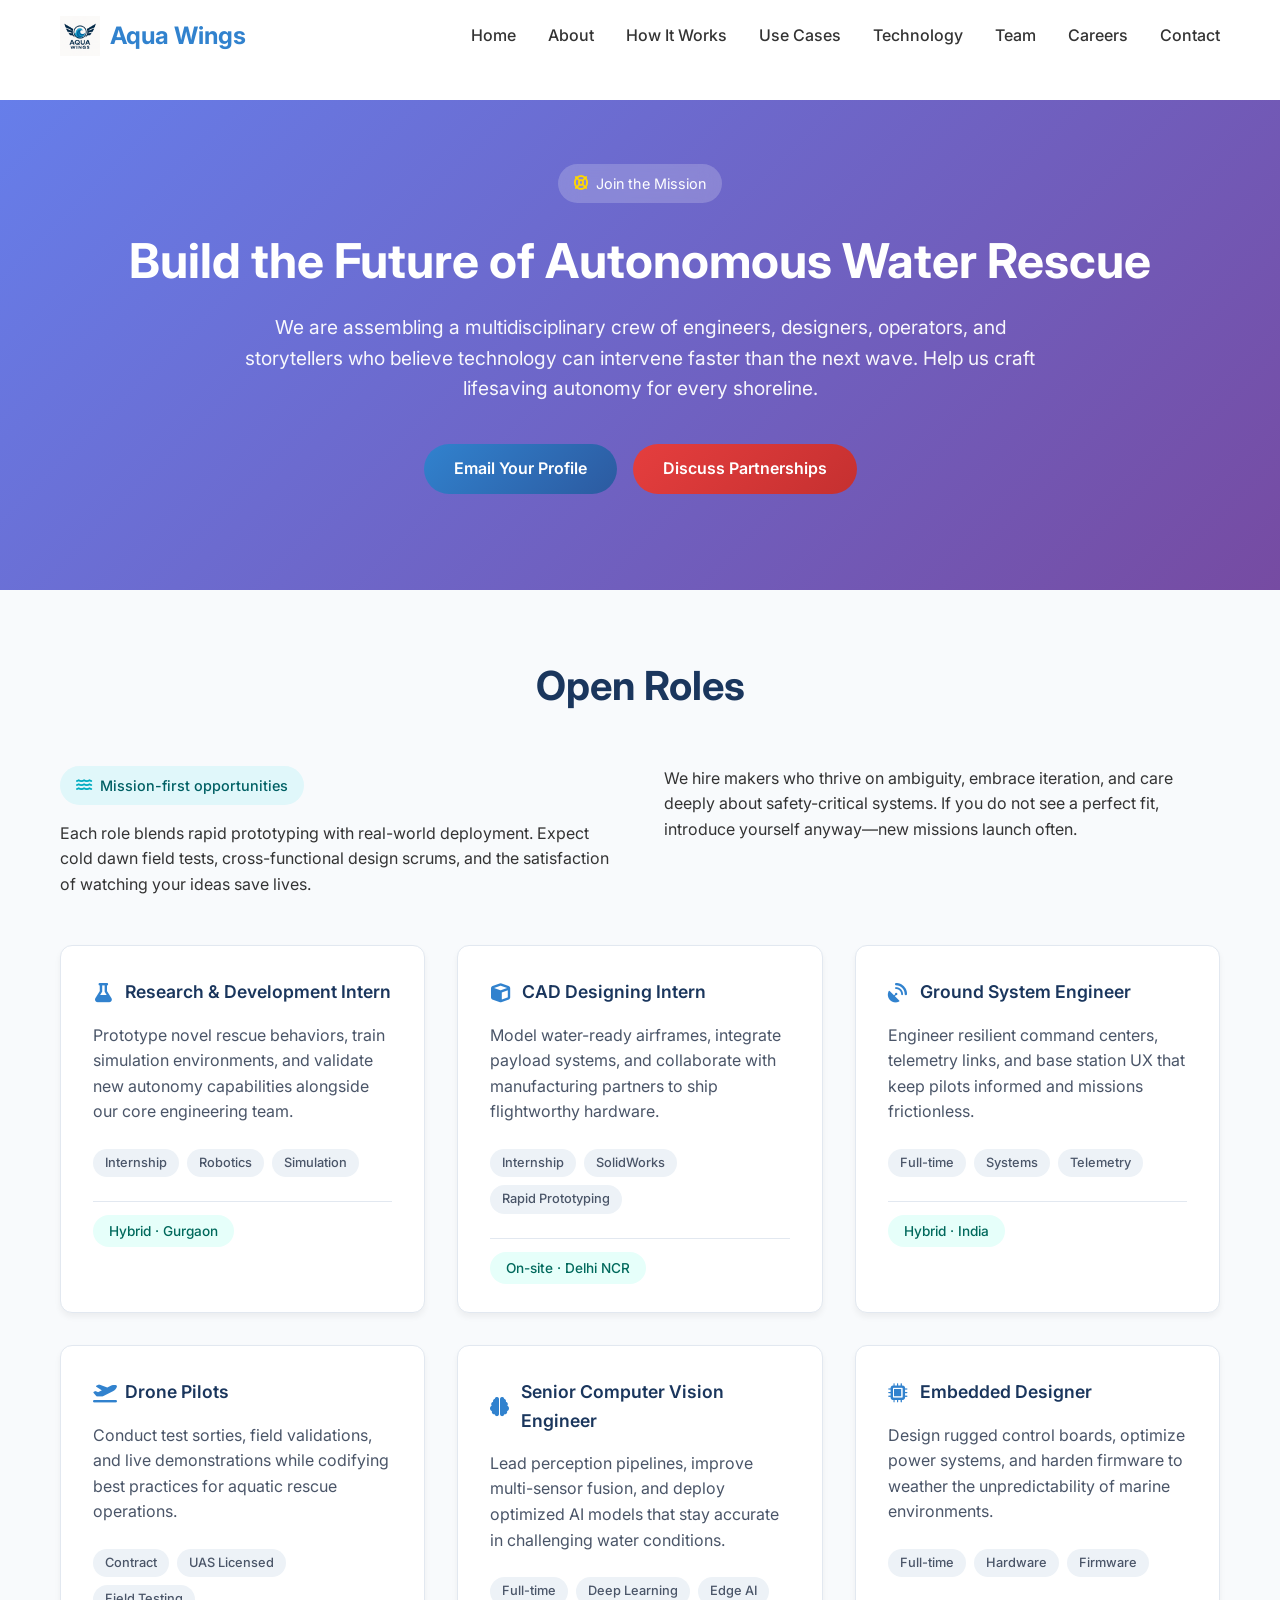
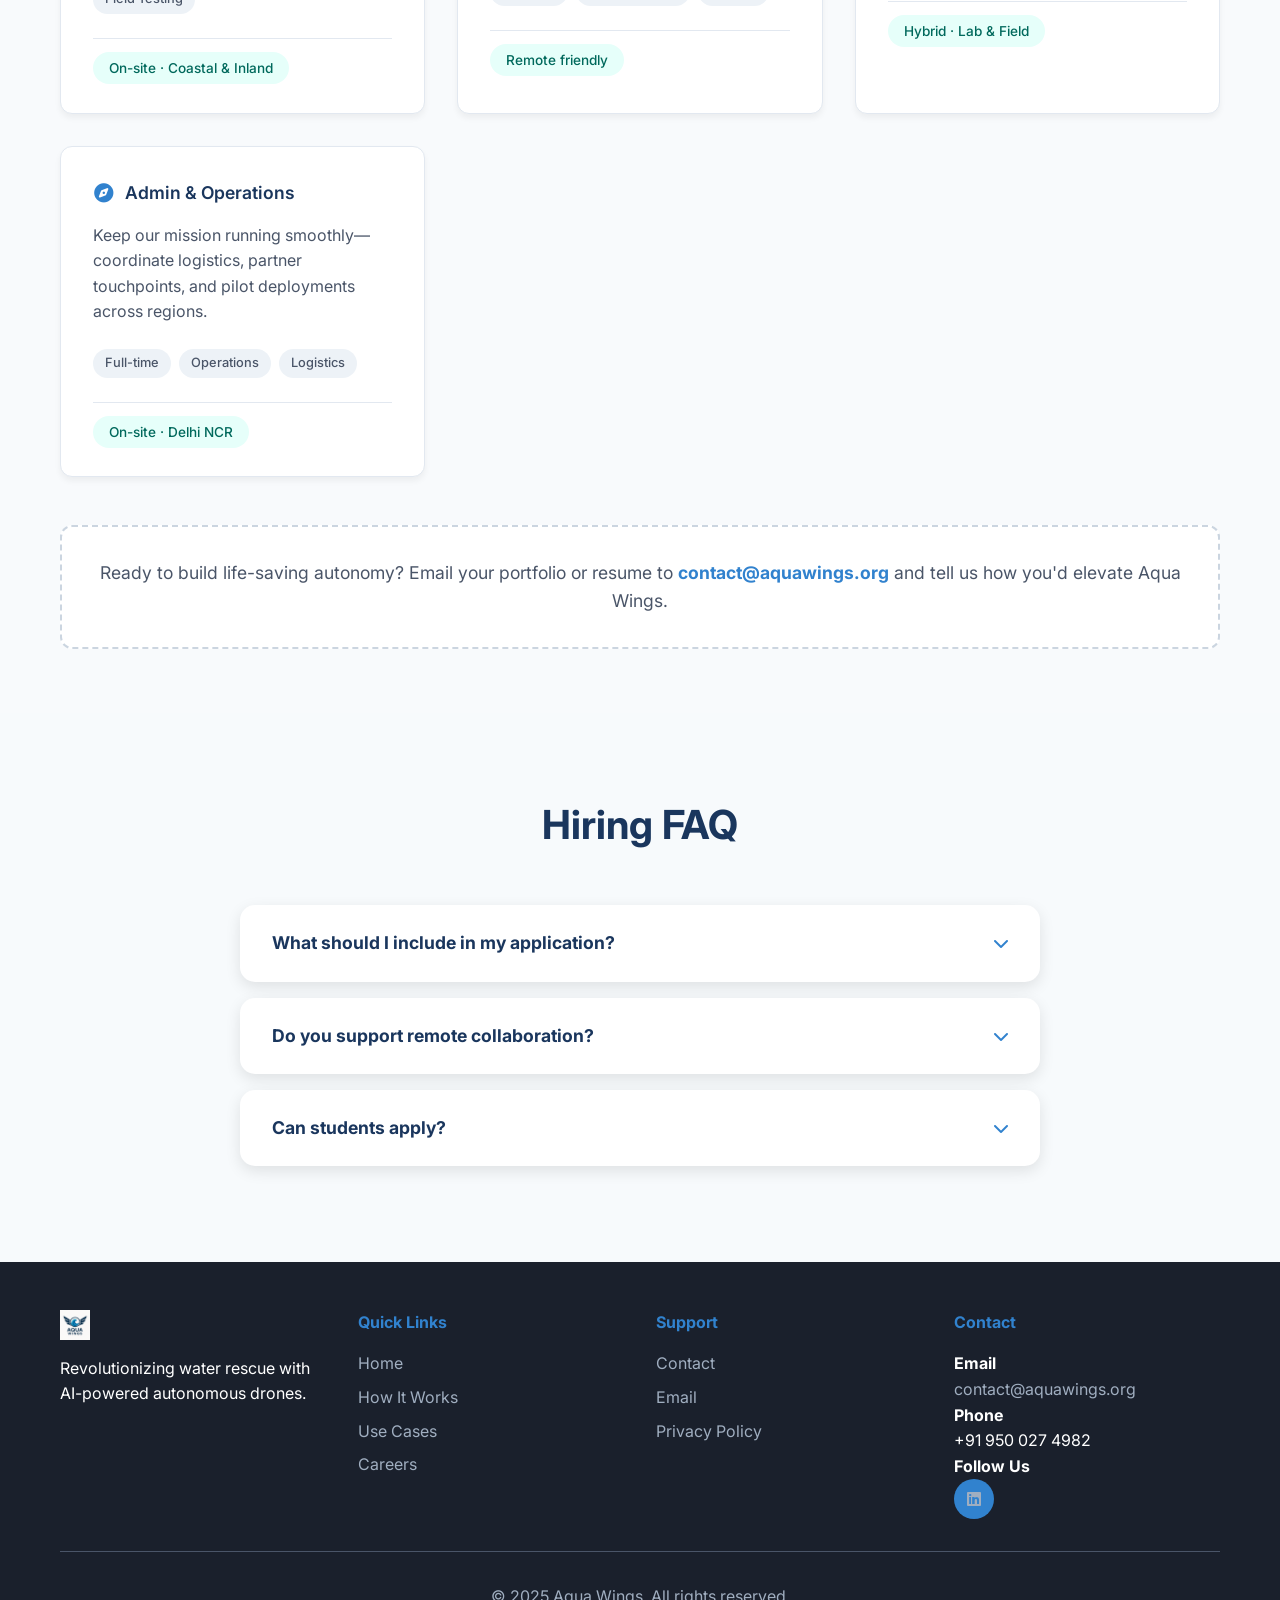
<file: careers.html>
<!DOCTYPE html>
<html lang="en">
<head>
    <meta charset="UTF-8">
    <meta name="viewport" content="width=device-width, initial-scale=1.0">
    <title>Careers at Aqua Wings</title>
    <meta name="description" content="Join Aqua Wings and help build AI-powered autonomous water rescue systems that save lives.">
    <link rel="stylesheet" href="styles.css">
    <link href="https://fonts.googleapis.com/css2?family=Inter:wght@300;400;500;600;700;800&display=swap" rel="stylesheet">
    <link rel="stylesheet" href="https://cdnjs.cloudflare.com/ajax/libs/font-awesome/6.0.0/css/all.min.css">
</head>
<body>
    <nav class="navbar">
        <div class="nav-container">
            <div class="nav-logo">
                <a href="index.html" class="logo-link">
                    <img src="assets/logo.png" alt="Aqua Wings" class="logo">
                    <span class="logo-text">Aqua Wings</span>
                </a>
            </div>
            <ul class="nav-menu">
                <li><a href="index.html#home" class="nav-link">Home</a></li>
                <li><a href="index.html#about" class="nav-link">About</a></li>
                <li><a href="index.html#how-it-works" class="nav-link">How It Works</a></li>
                <li><a href="index.html#use-cases" class="nav-link">Use Cases</a></li>
                <li><a href="index.html#tech" class="nav-link">Technology</a></li>
                <li><a href="index.html#team" class="nav-link">Team</a></li>
                <li><a href="careers.html" class="nav-link active">Careers</a></li>
                <li><a href="index.html#contact" class="nav-link">Contact</a></li>
            </ul>
            <div class="hamburger">
                <span class="bar"></span>
                <span class="bar"></span>
                <span class="bar"></span>
            </div>
        </div>
    </nav>

    <main class="page-content">
        <section class="page-hero">
            <div class="container">
                <div class="hero-badge"><i class="fa-solid fa-life-ring"></i><span>Join the Mission</span></div>
                <h1 class="page-hero-title">Build the Future of Autonomous Water Rescue</h1>
                <p class="page-hero-subtitle">We are assembling a multidisciplinary crew of engineers, designers, operators, and storytellers who believe technology can intervene faster than the next wave. Help us craft lifesaving autonomy for every shoreline.</p>
                <div class="page-hero-actions">
                    <a href="mailto:contact@aquawings.org" class="btn btn-primary">Email Your Profile</a>
                    <a href="index.html#contact" class="btn btn-secondary">Discuss Partnerships</a>
                </div>
            </div>
        </section>

        <section id="careers" class="careers">
            <div class="container">
                <h2 class="section-title">Open Roles</h2>
                <div class="careers-intro">
                    <div>
                        <div class="talent-badge"><i class="fa-solid fa-water"></i><span>Mission-first opportunities</span></div>
                        <p>Each role blends rapid prototyping with real-world deployment. Expect cold dawn field tests, cross-functional design scrums, and the satisfaction of watching your ideas save lives.</p>
                    </div>
                    <div>
                        <p>We hire makers who thrive on ambiguity, embrace iteration, and care deeply about safety-critical systems. If you do not see a perfect fit, introduce yourself anyway—new missions launch often.</p>
                    </div>
                </div>
                <div class="careers-grid">
                    <article class="career-card">
                        <div class="career-meta"><i class="fa-solid fa-flask"></i><span>Research &amp; Development Intern</span></div>
                        <p>Prototype novel rescue behaviors, train simulation environments, and validate new autonomy capabilities alongside our core engineering team.</p>
                        <div class="career-tags">
                            <span class="career-tag">Internship</span>
                            <span class="career-tag">Robotics</span>
                            <span class="career-tag">Simulation</span>
                        </div>
                        <footer>
                            <span class="career-pill">Hybrid · Gurgaon</span>
                        </footer>
                    </article>
                    <article class="career-card">
                        <div class="career-meta"><i class="fa-solid fa-cube"></i><span>CAD Designing Intern</span></div>
                        <p>Model water-ready airframes, integrate payload systems, and collaborate with manufacturing partners to ship flightworthy hardware.</p>
                        <div class="career-tags">
                            <span class="career-tag">Internship</span>
                            <span class="career-tag">SolidWorks</span>
                            <span class="career-tag">Rapid Prototyping</span>
                        </div>
                        <footer>
                            <span class="career-pill">On-site · Delhi NCR</span>
                        </footer>
                    </article>
                    <article class="career-card">
                        <div class="career-meta"><i class="fa-solid fa-satellite-dish"></i><span>Ground System Engineer</span></div>
                        <p>Engineer resilient command centers, telemetry links, and base station UX that keep pilots informed and missions frictionless.</p>
                        <div class="career-tags">
                            <span class="career-tag">Full-time</span>
                            <span class="career-tag">Systems</span>
                            <span class="career-tag">Telemetry</span>
                        </div>
                        <footer>
                            <span class="career-pill">Hybrid · India</span>
                        </footer>
                    </article>
                    <article class="career-card">
                        <div class="career-meta"><i class="fa-solid fa-plane-departure"></i><span>Drone Pilots</span></div>
                        <p>Conduct test sorties, field validations, and live demonstrations while codifying best practices for aquatic rescue operations.</p>
                        <div class="career-tags">
                            <span class="career-tag">Contract</span>
                            <span class="career-tag">UAS Licensed</span>
                            <span class="career-tag">Field Testing</span>
                        </div>
                        <footer>
                            <span class="career-pill">On-site · Coastal &amp; Inland</span>
                        </footer>
                    </article>
                    <article class="career-card">
                        <div class="career-meta"><i class="fa-solid fa-brain"></i><span>Senior Computer Vision Engineer</span></div>
                        <p>Lead perception pipelines, improve multi-sensor fusion, and deploy optimized AI models that stay accurate in challenging water conditions.</p>
                        <div class="career-tags">
                            <span class="career-tag">Full-time</span>
                            <span class="career-tag">Deep Learning</span>
                            <span class="career-tag">Edge AI</span>
                        </div>
                        <footer>
                            <span class="career-pill">Remote friendly</span>
                        </footer>
                    </article>
                    <article class="career-card">
                        <div class="career-meta"><i class="fa-solid fa-microchip"></i><span>Embedded Designer</span></div>
                        <p>Design rugged control boards, optimize power systems, and harden firmware to weather the unpredictability of marine environments.</p>
                        <div class="career-tags">
                            <span class="career-tag">Full-time</span>
                            <span class="career-tag">Hardware</span>
                            <span class="career-tag">Firmware</span>
                        </div>
                        <footer>
                            <span class="career-pill">Hybrid · Lab &amp; Field</span>
                        </footer>
                    </article>
                    <article class="career-card">
                        <div class="career-meta"><i class="fa-solid fa-compass"></i><span>Admin &amp; Operations</span></div>
                        <p>Keep our mission running smoothly—coordinate logistics, partner touchpoints, and pilot deployments across regions.</p>
                        <div class="career-tags">
                            <span class="career-tag">Full-time</span>
                            <span class="career-tag">Operations</span>
                            <span class="career-tag">Logistics</span>
                        </div>
                        <footer>
                            <span class="career-pill">On-site · Delhi NCR</span>
                        </footer>
                    </article>
                </div>
                <div class="apply-hint">
                    Ready to build life-saving autonomy? Email your portfolio or resume to <strong><a href="mailto:contact@aquawings.org">contact@aquawings.org</a></strong> and tell us how you'd elevate Aqua Wings.
                </div>
            </div>
        </section>

        <section class="faq">
            <div class="container">
                <h2 class="section-title">Hiring FAQ</h2>
                <div class="faq-items">
                    <div class="faq-item">
                        <div class="faq-question">
                            <h3>What should I include in my application?</h3>
                            <i class="fas fa-chevron-down"></i>
                        </div>
                        <div class="faq-answer">
                            <p>Share a brief note about why Aqua Wings excites you, along with relevant work samples, GitHub repos, or project demos that highlight your problem-solving approach.</p>
                        </div>
                    </div>
                    <div class="faq-item">
                        <div class="faq-question">
                            <h3>Do you support remote collaboration?</h3>
                            <i class="fas fa-chevron-down"></i>
                        </div>
                        <div class="faq-answer">
                            <p>Many engineering roles support hybrid or remote collaboration. Field-intensive positions such as flight ops and hardware validation require presence at our test ranges.</p>
                        </div>
                    </div>
                    <div class="faq-item">
                        <div class="faq-question">
                            <h3>Can students apply?</h3>
                            <i class="fas fa-chevron-down"></i>
                        </div>
                        <div class="faq-answer">
                            <p>Absolutely. We run rolling internships across autonomy, CAD, systems, and research. Share class projects, competitions, or side builds that prove your curiosity.</p>
                        </div>
                    </div>
                </div>
            </div>
        </section>
    </main>

    <footer class="footer">
        <div class="container">
            <div class="footer-content">
                <div class="footer-section">
                    <div class="footer-logo">
                        <a href="index.html" class="footer-logo-link">
                            <img src="assets/logo.png" alt="Aqua Wings">
                        </a>
                    </div>
                    <p>Revolutionizing water rescue with AI-powered autonomous drones.</p>
                </div>
                <div class="footer-section">
                    <h4>Quick Links</h4>
                    <ul>
                        <li><a href="index.html#home">Home</a></li>
                        <li><a href="index.html#how-it-works">How It Works</a></li>
                        <li><a href="index.html#use-cases">Use Cases</a></li>
                        <li><a href="careers.html">Careers</a></li>
                    </ul>
                </div>
                <div class="footer-section">
                    <h4>Support</h4>
                    <ul>
                        <li><a href="index.html#contact">Contact</a></li>
                        <li><a href="mailto:contact@aquawings.org">Email</a></li>
                        <li><a href="#">Privacy Policy</a></li>
                    </ul>
                </div>
                <div class="footer-section">
                    <h4>Contact</h4>
                    <div class="footer-contact">
                        <p><strong>Email</strong></p>
                        <p><a href="mailto:contact@aquawings.org">contact@aquawings.org</a></p>
                        <p><strong>Phone</strong></p>
                        <p>+91 950 027 4982</p>
                        <p><strong>Follow Us</strong></p>
                        <div class="social-links">
                            <a href="https://www.linkedin.com/company/105584038/" class="social-link"><i class="fab fa-linkedin"></i></a>
                        </div>
                    </div>
                </div>
            </div>
            <div class="footer-bottom">
                <p>&copy; 2025 Aqua Wings. All rights reserved.</p>
            </div>
        </div>
    </footer>

    <script src="script.js"></script>
</body>
</html>
</file>
<file: styles.css>
/* Reset and Base Styles */
* {
    margin: 0;
    padding: 0;
    box-sizing: border-box;
}

body {
    font-family: 'Inter', sans-serif;
    line-height: 1.6;
    color: #333;
    overflow-x: hidden;
}

.container {
    max-width: 1200px;
    margin: 0 auto;
    padding: 0 20px;
}

/* Typography */
.section-title {
    font-size: 2.5rem;
    font-weight: 700;
    text-align: center;
    margin-bottom: 3rem;
    color: #1a365d;
}

/* Button Styles */
.btn {
    display: inline-block;
    padding: 12px 30px;
    text-decoration: none;
    border-radius: 50px;
    font-weight: 600;
    transition: all 0.3s ease;
    border: none;
    cursor: pointer;
    font-size: 1rem;
}

.btn-primary {
    background: linear-gradient(135deg, #3182ce, #2c5aa0);
    color: white;
}

.btn-primary:hover {
    transform: translateY(-2px);
    box-shadow: 0 10px 20px rgba(49, 130, 206, 0.3);
}

.btn-secondary {
    background: linear-gradient(135deg, #e53e3e, #c53030);
    color: white;
}

.btn-secondary:hover {
    transform: translateY(-2px);
    box-shadow: 0 10px 20px rgba(229, 62, 62, 0.3);
}

.btn-outline {
    background: transparent;
    color: #3182ce;
    border: 2px solid #3182ce;
}

.btn-outline:hover {
    background: #3182ce;
    color: white;
    transform: translateY(-2px);
}

/* Navigation */
.navbar {
    position: fixed;
    top: 0;
    width: 100%;
    background: rgba(255, 255, 255, 0.95);
    backdrop-filter: blur(10px);
    z-index: 1000;
    padding: 1rem 0;
    transition: all 0.3s ease;
}

.nav-container {
    max-width: 1200px;
    margin: 0 auto;
    padding: 0 20px;
    display: flex;
    justify-content: space-between;
    align-items: center;
}

.nav-logo {
    display: flex;
    align-items: center;
    gap: 10px;
}

.logo-link {
    display: flex;
    align-items: center;
    gap: 10px;
    text-decoration: none;
    color: inherit;
    transition: transform 0.2s ease;
}

.logo-link:hover {
    transform: scale(1.05);
}

.logo {
    height: 40px;
    width: auto;
}

.logo-text {
    font-size: 1.5rem;
    font-weight: 700;
    color: #3182ce;
}

.nav-menu {
    display: flex;
    list-style: none;
    gap: 2rem;
}

.nav-link {
    text-decoration: none;
    color: #333;
    font-weight: 500;
    transition: color 0.3s ease;
}

.nav-link:hover {
    color: #3182ce;
}

.hamburger {
    display: none;
    flex-direction: column;
    cursor: pointer;
}

.bar {
    width: 25px;
    height: 3px;
    background: #333;
    margin: 3px 0;
    transition: 0.3s;
}

/* Hero Section */
.hero {
    height: 100vh;
    position: relative;
    display: flex;
    align-items: center;
    justify-content: center;
    text-align: center;
    color: white;
}

.hero-background {
    position: absolute;
    top: 0;
    left: 0;
    width: 100%;
    height: 100%;
    z-index: -2;
}

.hero-video {
    width: 100%;
    height: 100%;
    object-fit: cover;
}

.hero-overlay {
    position: absolute;
    top: 0;
    left: 0;
    width: 100%;
    height: 100%;
    background: linear-gradient(45deg, rgba(49, 130, 206, 0.7), rgba(44, 90, 160, 0.7));
    z-index: -1;
}

.hero-content {
    max-width: 800px;
    padding: 0 20px;
    animation: fadeInUp 1s ease;
}

.hero-title {
    font-size: 3.5rem;
    font-weight: 800;
    margin-bottom: 1.5rem;
    line-height: 1.2;
}

.hero-subtitle {
    font-size: 1.3rem;
    margin-bottom: 2.5rem;
    font-weight: 400;
    opacity: 0.95;
    text-align: justify;
    max-width: 600px;
    margin-left: auto;
    margin-right: auto;
}

.hero-buttons {
    display: flex;
    gap: 1rem;
    justify-content: center;
    flex-wrap: wrap;
}

.scroll-indicator {
    position: absolute;
    bottom: 30px;
    left: 50%;
    transform: translateX(-50%);
    animation: bounce 2s infinite;
}

.scroll-indicator i {
    font-size: 2rem;
    color: rgba(255, 255, 255, 0.8);
}

/* Problem Brief Section */
.problem-brief {
    padding: 5rem 0;
    background: #f7fafc;
}

.stats-grid {
    display: grid;
    grid-template-columns: repeat(auto-fit, minmax(250px, 1fr));
    gap: 2rem;
    margin-bottom: 3rem;
}

.stat-card {
    background: white;
    padding: 2rem;
    border-radius: 15px;
    text-align: center;
    box-shadow: 0 5px 15px rgba(0, 0, 0, 0.1);
    transition: transform 0.3s ease;
}

.stat-card:hover {
    transform: translateY(-5px);
}

.stat-number {
    font-size: 2.5rem;
    font-weight: 800;
    color: #e53e3e;
    margin-bottom: 0.5rem;
}

.stat-text {
    font-size: 1.1rem;
    color: #666;
}

.emotional-hook {
    text-align: center;
    margin-top: 3rem;
}

.emotional-hook h3 {
    font-size: 2rem;
    color: #1a365d;
    font-style: italic;
}

/* Solution Cards Section */
.solution-cards {
    padding: 5rem 0;
}

.cards-grid {
    display: grid;
    grid-template-columns: repeat(auto-fit, minmax(280px, 1fr));
    gap: 2rem;
}

.solution-card {
    background: white;
    padding: 2.5rem;
    border-radius: 20px;
    text-align: center;
    box-shadow: 0 10px 30px rgba(0, 0, 0, 0.1);
    transition: all 0.3s ease;
    border: 1px solid #e2e8f0;
}

.solution-card:hover {
    transform: translateY(-10px);
    box-shadow: 0 20px 40px rgba(0, 0, 0, 0.15);
}

.card-icon {
    font-size: 3rem;
    margin-bottom: 1.5rem;
}

.solution-card h3 {
    font-size: 1.4rem;
    margin-bottom: 1rem;
    color: #1a365d;
}

.solution-card p {
    color: #666;
    line-height: 1.6;
    text-align: justify;
}

/* About Section */
.about {
    padding: 5rem 0;
    background: linear-gradient(135deg, #667eea 0%, #764ba2 100%);
    color: white;
}

.about-content {
    display: grid;
    grid-template-columns: 1fr 1fr;
    gap: 4rem;
    align-items: start;
}

.about-text .section-title {
    color: white;
    text-align: left;
}

.about-subsection {
    margin-bottom: 2.5rem;
}

.about-subsection h3 {
    font-size: 1.5rem;
    margin-bottom: 1rem;
    color: #e2e8f0;
}

.about-subsection p {
    line-height: 1.8;
    opacity: 0.9;
    text-align: justify;
}

.timeline h3 {
    font-size: 1.5rem;
    margin-bottom: 2rem;
    color: #e2e8f0;
}

.timeline-items {
    display: flex;
    flex-direction: column;
    gap: 1.5rem;
}

.timeline-item {
    display: flex;
    align-items: center;
    gap: 1rem;
    background: rgba(255, 255, 255, 0.1);
    padding: 1.5rem;
    border-radius: 15px;
    backdrop-filter: blur(5px);
}

.timeline-icon {
    font-size: 1.5rem;
    min-width: 40px;
}

.timeline-content h4 {
    font-size: 1.2rem;
    margin-bottom: 0.5rem;
}

.timeline-content p {
    opacity: 0.8;
    font-size: 0.9rem;
    text-align: justify;
}

/* How It Works Section */
.how-it-works {
    padding: 5rem 0;
    background: #f7fafc;
}

.process-steps {
    display: grid;
    grid-template-columns: repeat(auto-fit, minmax(300px, 1fr));
    gap: 3rem;
}

.step {
    background: white;
    border-radius: 20px;
    padding: 2.5rem;
    box-shadow: 0 10px 30px rgba(0, 0, 0, 0.1);
    position: relative;
    transition: transform 0.3s ease;
}

.step:hover {
    transform: translateY(-5px);
}

.step-number {
    position: absolute;
    top: -20px;
    left: 30px;
    background: linear-gradient(135deg, #3182ce, #2c5aa0);
    color: white;
    width: 40px;
    height: 40px;
    border-radius: 50%;
    display: flex;
    align-items: center;
    justify-content: center;
    font-weight: bold;
    font-size: 1.2rem;
}

.step-content h3 {
    font-size: 1.5rem;
    margin-bottom: 1.5rem;
    color: #1a365d;
}

.step-content ul {
    list-style: none;
    margin-bottom: 2rem;
}

.step-content li {
    padding: 0.5rem 0;
    padding-left: 1.5rem;
    position: relative;
}

.step-content li::before {
    content: "✓";
    position: absolute;
    left: 0;
    color: #38a169;
    font-weight: bold;
}

.step-visual {
    text-align: center;
    color: #3182ce;
    opacity: 0.7;
}

/* Use Cases Section */
.use-cases {
    padding: 5rem 0;
}

.use-cases-grid {
    display: grid;
    grid-template-columns: repeat(auto-fit, minmax(280px, 1fr));
    gap: 2rem;
}

.use-case-card {
    background: white;
    padding: 2.5rem;
    border-radius: 20px;
    text-align: center;
    box-shadow: 0 10px 30px rgba(0, 0, 0, 0.1);
    transition: all 0.3s ease;
    border: 1px solid #e2e8f0;
}

.use-case-card:hover {
    transform: translateY(-10px);
    box-shadow: 0 20px 40px rgba(0, 0, 0, 0.15);
}

.use-case-icon {
    font-size: 3rem;
    margin-bottom: 1.5rem;
}

.use-case-card h3 {
    font-size: 1.4rem;
    margin-bottom: 1rem;
    color: #1a365d;
}

.use-case-card p {
    color: #666;
    line-height: 1.6;
    text-align: justify;
}

/* Tech & Innovation Section */
.tech-innovation {
    padding: 5rem 0;
    background: #1a202c;
    color: white;
}

.tech-innovation .section-title {
    color: white;
}

.tech-tabs {
    max-width: 800px;
    margin: 0 auto;
}

.tab-buttons {
    display: flex;
    justify-content: center;
    gap: 1rem;
    margin-bottom: 3rem;
    flex-wrap: wrap;
}

.tab-btn {
    padding: 12px 24px;
    background: transparent;
    color: #a0aec0;
    border: 2px solid #4a5568;
    border-radius: 50px;
    cursor: pointer;
    transition: all 0.3s ease;
    font-weight: 500;
}

.tab-btn.active,
.tab-btn:hover {
    background: #3182ce;
    color: white;
    border-color: #3182ce;
}

.tab-content {
    min-height: 400px;
}

.tab-pane {
    display: none;
}

.tab-pane.active {
    display: block;
    animation: fadeIn 0.5s ease;
}

.tech-grid {
    display: grid;
    grid-template-columns: repeat(auto-fit, minmax(250px, 1fr));
    gap: 2rem;
}

.tech-item {
    background: rgba(255, 255, 255, 0.05);
    padding: 2rem;
    border-radius: 15px;
    border: 1px solid rgba(255, 255, 255, 0.1);
}

.tech-item h4 {
    font-size: 1.2rem;
    margin-bottom: 1rem;
    color: #3182ce;
}

.tech-item p {
    opacity: 0.8;
    line-height: 1.6;
    text-align: justify;
}

.ethics-content {
    display: flex;
    flex-direction: column;
    gap: 2rem;
}

.ethics-item {
    background: rgba(255, 255, 255, 0.05);
    padding: 2rem;
    border-radius: 15px;
    border: 1px solid rgba(255, 255, 255, 0.1);
}

.ethics-item h4 {
    font-size: 1.2rem;
    margin-bottom: 1rem;
    color: #3182ce;
}

.ethics-item p {
    opacity: 0.8;
    line-height: 1.6;
    text-align: justify;
}

/* Team Section */
.team {
    padding: 5rem 0;
    background: #f7fafc;
}

.team-grid {
    display: grid;
    grid-template-columns: repeat(auto-fit, minmax(300px, 1fr));
    gap: 3rem;
}

.team-member {
    background: white;
    padding: 2.5rem;
    border-radius: 20px;
    text-align: center;
    box-shadow: 0 10px 30px rgba(0, 0, 0, 0.1);
    transition: transform 0.3s ease;
}

.team-member:hover {
    transform: translateY(-5px);
}

.member-photo {
    width: 120px;
    height: 120px;
    margin: 0 auto 1.5rem;
    border-radius: 50%;
    overflow: hidden;
    border: 4px solid #3182ce;
}

.member-photo img {
    width: 100%;
    height: 100%;
    object-fit: cover;
}

.team-member h3 {
    font-size: 1.4rem;
    margin-bottom: 0.5rem;
    color: #1a365d;
}

.member-role {
    color: #3182ce;
    font-weight: 600;
    margin-bottom: 1rem;
}

.member-bio {
    color: #666;
    line-height: 1.6;
    margin-bottom: 1.5rem;
    text-align: justify;
}

.member-links {
    display: flex;
    justify-content: center;
    gap: 1rem;
}

.social-link {
    display: flex;
    align-items: center;
    justify-content: center;
    width: 40px;
    height: 40px;
    background: #3182ce;
    color: white;
    border-radius: 50%;
    text-decoration: none;
    transition: all 0.3s ease;
}

.social-link:hover {
    background: #2c5aa0;
    transform: translateY(-2px);
}

/* News & Media Section */
.news-media {
    padding: 5rem 0;
}

.news-grid {
    display: grid;
    grid-template-columns: repeat(auto-fit, minmax(350px, 1fr));
    gap: 2rem;
}

.news-card {
    background: white;
    border-radius: 20px;
    overflow: hidden;
    box-shadow: 0 10px 30px rgba(0, 0, 0, 0.1);
    transition: transform 0.3s ease;
}

.news-card:hover {
    transform: translateY(-5px);
}

.news-image {
    height: 200px;
    overflow: hidden;
}

.news-image img {
    width: 100%;
    height: 100%;
    object-fit: cover;
    transition: transform 0.3s ease;
}

.news-card:hover .news-image img {
    transform: scale(1.05);
}

.news-content {
    padding: 2rem;
}

.news-date {
    color: #3182ce;
    font-size: 0.9rem;
    font-weight: 600;
    margin-bottom: 0.5rem;
}

.news-content h3 {
    font-size: 1.3rem;
    margin-bottom: 1rem;
    color: #1a365d;
}

.news-content p {
    color: #666;
    line-height: 1.6;
    margin-bottom: 1.5rem;
    text-align: justify;
}

.read-more {
    color: #3182ce;
    text-decoration: none;
    font-weight: 600;
    transition: color 0.3s ease;
}

.read-more:hover {
    color: #2c5aa0;
}

/* FAQ Section */
.faq {
    padding: 5rem 0;
    background: #f7fafc;
}

.faq-items {
    max-width: 800px;
    margin: 0 auto;
}

.faq-item {
    background: white;
    margin-bottom: 1rem;
    border-radius: 15px;
    overflow: hidden;
    box-shadow: 0 5px 15px rgba(0, 0, 0, 0.1);
}

.faq-question {
    padding: 1.5rem 2rem;
    cursor: pointer;
    display: flex;
    justify-content: space-between;
    align-items: center;
    transition: background 0.3s ease;
}

.faq-question:hover {
    background: #f7fafc;
}

.faq-question h3 {
    font-size: 1.1rem;
    color: #1a365d;
}

.faq-question i {
    color: #3182ce;
    transition: transform 0.3s ease;
}

.faq-item.active .faq-question i {
    transform: rotate(180deg);
}

.faq-answer {
    padding: 0 2rem;
    max-height: 0;
    overflow: hidden;
    transition: all 0.3s ease;
}

.faq-item.active .faq-answer {
    padding: 0 2rem 1.5rem;
    max-height: 200px;
}

.faq-answer p {
    color: #666;
    line-height: 1.6;
    text-align: justify;
}

/* CTA Section */
.cta-section {
    padding: 5rem 0;
    background: linear-gradient(135deg, #667eea 0%, #764ba2 100%);
    color: white;
    text-align: center;
}

.cta-section h2 {
    font-size: 2.5rem;
    margin-bottom: 1rem;
}

.cta-section p {
    font-size: 1.2rem;
    margin-bottom: 3rem;
    opacity: 0.9;
    text-align: justify;
    max-width: 600px;
    margin-left: auto;
    margin-right: auto;
    margin-bottom: 3rem;
}

.cta-buttons {
    display: flex;
    justify-content: center;
    gap: 1rem;
    flex-wrap: wrap;
}

.cta-buttons .btn {
    margin: 0.5rem;
}

/* Contact Section */
.contact {
    padding: 5rem 0;
}

.contact-content {
    display: grid;
    grid-template-columns: 2fr 1fr;
    gap: 4rem;
}

.contact-form {
    background: white;
    padding: 3rem;
    border-radius: 20px;
    box-shadow: 0 10px 30px rgba(0, 0, 0, 0.1);
}

.form-group {
    margin-bottom: 2rem;
}

.form-group label {
    display: block;
    margin-bottom: 0.5rem;
    color: #1a365d;
    font-weight: 600;
}

.form-group input,
.form-group textarea {
    width: 100%;
    padding: 12px 16px;
    border: 2px solid #e2e8f0;
    border-radius: 10px;
    font-size: 1rem;
    transition: border-color 0.3s ease;
}

.form-group input:focus,
.form-group textarea:focus {
    outline: none;
    border-color: #3182ce;
}

.contact-info {
    display: flex;
    flex-direction: column;
    gap: 2rem;
}

.contact-item {
    display: flex;
    align-items: center;
    gap: 1rem;
    padding: 1.5rem;
    background: white;
    border-radius: 15px;
    box-shadow: 0 5px 15px rgba(0, 0, 0, 0.1);
}

.contact-item i {
    font-size: 1.5rem;
    color: #3182ce;
    min-width: 30px;
}

.contact-item h4 {
    font-size: 1.1rem;
    margin-bottom: 0.5rem;
    color: #1a365d;
}

.contact-item p {
    color: #666;
    text-align: justify;
}

.social-media {
    padding: 1.5rem;
    background: white;
    border-radius: 15px;
    box-shadow: 0 5px 15px rgba(0, 0, 0, 0.1);
}

.social-media h4 {
    margin-bottom: 1rem;
    color: #1a365d;
}

.social-links {
    display: flex;
    gap: 1rem;
}

/* Footer */
.footer {
    background: #1a202c;
    color: white;
    padding: 3rem 0 1rem;
}

.footer-content {
    display: grid;
    grid-template-columns: repeat(auto-fit, minmax(250px, 1fr));
    gap: 2rem;
    margin-bottom: 2rem;
}

.footer-section h4 {
    margin-bottom: 1rem;
    color: #3182ce;
}

.footer-logo {
    display: flex;
    align-items: center;
    gap: 10px;
    margin-bottom: 1rem;
}

.footer-logo-link {
    display: flex;
    align-items: center;
    gap: 10px;
    text-decoration: none;
    color: inherit;
    transition: transform 0.2s ease;
}

.footer-logo-link:hover {
    transform: scale(1.05);
}

.footer-logo img {
    height: 30px;
}

.footer-logo span {
    font-size: 1.2rem;
    font-weight: 700;
}

.footer-section ul {
    list-style: none;
}

.footer-section li {
    margin-bottom: 0.5rem;
}

.footer-section a {
    color: #a0aec0;
    text-decoration: none;
    transition: color 0.3s ease;
}

.footer-section a:hover {
    color: white;
}

.newsletter-form {
    display: flex;
    gap: 0.5rem;
    margin-top: 1rem;
}

.newsletter-form input {
    flex: 1;
    padding: 8px 12px;
    border: 1px solid #4a5568;
    border-radius: 5px;
    background: transparent;
    color: white;
}

.newsletter-form input::placeholder {
    color: #a0aec0;
}

.newsletter-form .btn {
    padding: 8px 16px;
    font-size: 0.9rem;
}

.footer-bottom {
    text-align: center;
    padding-top: 2rem;
    border-top: 1px solid #4a5568;
    color: #a0aec0;
}

/* Animations */
@keyframes fadeInUp {
    from {
        opacity: 0;
        transform: translateY(30px);
    }
    to {
        opacity: 1;
        transform: translateY(0);
    }
}

@keyframes fadeIn {
    from {
        opacity: 0;
    }
    to {
        opacity: 1;
    }
}

@keyframes bounce {
    0%, 20%, 50%, 80%, 100% {
        transform: translateY(0) translateX(-50%);
    }
    40% {
        transform: translateY(-10px) translateX(-50%);
    }
    60% {
        transform: translateY(-5px) translateX(-50%);
    }
}

/* Responsive Design */
@media (max-width: 768px) {
    .nav-menu {
        position: fixed;
        left: -100%;
        top: 70px;
        flex-direction: column;
        background-color: white;
        width: 100%;
        text-align: center;
        transition: 0.3s;
        box-shadow: 0 10px 27px rgba(0, 0, 0, 0.05);
        padding: 2rem 0;
    }

    .nav-menu.active {
        left: 0;
    }

    .hamburger {
        display: flex;
    }

    .hamburger.active .bar:nth-child(2) {
        opacity: 0;
    }

    .hamburger.active .bar:nth-child(1) {
        transform: translateY(8px) rotate(45deg);
    }

    .hamburger.active .bar:nth-child(3) {
        transform: translateY(-8px) rotate(-45deg);
    }

    .hero-title {
        font-size: 2.5rem;
    }

    .hero-subtitle {
        font-size: 1.1rem;
    }

    .hero-buttons {
        flex-direction: column;
        align-items: center;
    }

    .section-title {
        font-size: 2rem;
    }

    .about-content {
        grid-template-columns: 1fr;
        gap: 2rem;
    }

    .about-text .section-title {
        text-align: center;
    }

    .contact-content {
        grid-template-columns: 1fr;
        gap: 2rem;
    }

    .cta-buttons {
        flex-direction: column;
        align-items: center;
    }

    .newsletter-form {
        flex-direction: column;
    }

    .tab-buttons {
        flex-direction: column;
        align-items: center;
    }

    .stats-grid,
    .cards-grid,
    .use-cases-grid,
    .team-grid,
    .news-grid {
        grid-template-columns: 1fr;
    }

    .process-steps {
        grid-template-columns: 1fr;
    }
}

@media (max-width: 480px) {
    .container {
        padding: 0 15px;
    }

    .hero-title {
        font-size: 2rem;
    }

    .hero-subtitle {
        font-size: 1rem;
    }

    .section-title {
        font-size: 1.8rem;
    }

    .contact-form,
    .solution-card,
    .use-case-card,
    .team-member {
        padding: 1.5rem;
    }
}

/* Utility Classes */
.text-center {
    text-align: center;
}

.mb-2 {
    margin-bottom: 1rem;
}

.mb-3 {
    margin-bottom: 1.5rem;
}

.mt-3 {
    margin-top: 1.5rem;
}

.fade-in {
    animation: fadeInUp 0.6s ease;
}

/* Smooth Scrolling */
html {
    scroll-behavior: smooth;
}

/* Loading States */
.loading {
    opacity: 0.6;
    pointer-events: none;
}

/* Focus States for Accessibility */
button:focus,
input:focus,
textarea:focus,
select:focus {
    outline: 2px solid #3182ce;
    outline-offset: 2px;
}

/* Careers Page Styles */
.page-content {
    padding-top: 100px;
}

.page-hero {
    padding: 4rem 0 6rem;
    background: linear-gradient(135deg, #667eea 0%, #764ba2 100%);
    color: white;
    text-align: center;
}

.page-hero-title {
    font-size: 3rem;
    font-weight: 700;
    margin-bottom: 1.5rem;
    line-height: 1.1;
}

.page-hero-subtitle {
    font-size: 1.2rem;
    margin-bottom: 2.5rem;
    max-width: 800px;
    margin-left: auto;
    margin-right: auto;
    opacity: 0.95;
    line-height: 1.6;
}

.page-hero-actions {
    display: flex;
    gap: 1rem;
    justify-content: center;
    flex-wrap: wrap;
}

.hero-badge {
    display: inline-flex;
    align-items: center;
    gap: 0.5rem;
    background: rgba(255, 255, 255, 0.2);
    padding: 0.5rem 1rem;
    border-radius: 50px;
    font-size: 0.9rem;
    margin-bottom: 2rem;
    backdrop-filter: blur(10px);
}

.hero-badge i {
    color: #ffd700;
}

/* Careers Section */
.careers {
    padding: 4rem 0;
    background: #f8fafc;
}

.careers-intro {
    display: grid;
    grid-template-columns: 1fr 1fr;
    gap: 3rem;
    margin-bottom: 3rem;
}

.talent-badge {
    display: inline-flex;
    align-items: center;
    gap: 0.5rem;
    background: #e0f7fa;
    color: #006064;
    padding: 0.5rem 1rem;
    border-radius: 50px;
    font-size: 0.9rem;
    margin-bottom: 1rem;
    font-weight: 500;
}

.talent-badge i {
    color: #00acc1;
}

.careers-grid {
    display: grid;
    grid-template-columns: repeat(auto-fit, minmax(350px, 1fr));
    gap: 2rem;
    margin-bottom: 3rem;
}

.career-card {
    background: white;
    border-radius: 12px;
    padding: 2rem;
    box-shadow: 0 4px 6px rgba(0, 0, 0, 0.05);
    border: 1px solid #e2e8f0;
    transition: all 0.3s ease;
}

.career-card:hover {
    transform: translateY(-4px);
    box-shadow: 0 8px 25px rgba(0, 0, 0, 0.1);
}

.career-meta {
    display: flex;
    align-items: center;
    gap: 0.75rem;
    margin-bottom: 1rem;
}

.career-meta i {
    color: #3182ce;
    font-size: 1.2rem;
    width: 20px;
    text-align: center;
}

.career-meta span {
    font-weight: 600;
    font-size: 1.1rem;
    color: #1a365d;
}

.career-card p {
    color: #4a5568;
    line-height: 1.6;
    margin-bottom: 1.5rem;
}

.career-tags {
    display: flex;
    flex-wrap: wrap;
    gap: 0.5rem;
    margin-bottom: 1.5rem;
}

.career-tag {
    background: #edf2f7;
    color: #4a5568;
    padding: 0.25rem 0.75rem;
    border-radius: 20px;
    font-size: 0.8rem;
    font-weight: 500;
}

.career-card footer {
    border-top: 1px solid #e2e8f0;
    padding-top: 1rem;
}

.career-pill {
    background: #e6fffa;
    color: #00695c;
    padding: 0.5rem 1rem;
    border-radius: 50px;
    font-size: 0.85rem;
    font-weight: 500;
}

.apply-hint {
    text-align: center;
    background: white;
    padding: 2rem;
    border-radius: 12px;
    border: 2px dashed #cbd5e0;
    font-size: 1.1rem;
    color: #4a5568;
}

.apply-hint strong a {
    color: #3182ce;
    text-decoration: none;
}

.apply-hint strong a:hover {
    text-decoration: underline;
}

/* Mobile Responsiveness */
@media (max-width: 768px) {
    .page-hero-title {
        font-size: 2.2rem;
    }
    
    .page-hero-subtitle {
        font-size: 1rem;
    }
    
    .careers-intro {
        grid-template-columns: 1fr;
        gap: 2rem;
    }
    
    .careers-grid {
        grid-template-columns: 1fr;
    }
    
    .career-card {
        padding: 1.5rem;
    }
    
    .page-hero-actions {
        flex-direction: column;
        align-items: center;
    }
}
</file>
